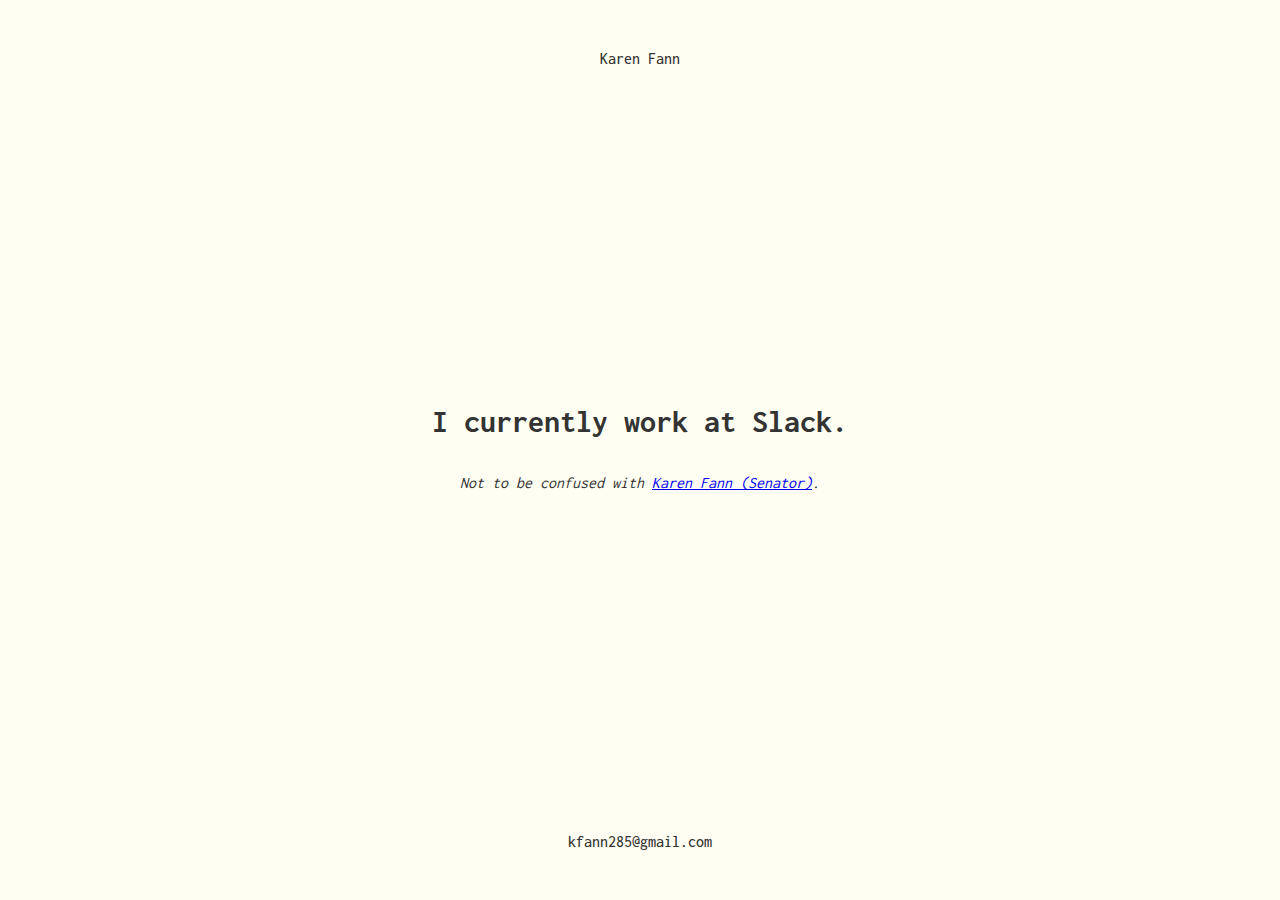
<file: index.html>
<!DOCTYPE html>
<html lang="en">
<head>
    <meta charset="UTF-8">
    <meta name="viewport" content="width=device-width, initial-scale=1.0">
    <meta http-equiv="X-UA-Compatible" content="ie=edge">
    <title>Karen Fann</title>
    <link href="https://fonts.googleapis.com/css?family=Inconsolata:wght@400;500;600;700&display=swap" rel="stylesheet"/>
    <style>
        body {
            margin: 0;
            background-color: #fffef2;
            font-family: 'Inconsolata', monospace;
            color: #333;
        }

	a {
		text-decoration: underline;
	}

        .info {
            display: table;
            position: relative;
            height: 100vh;
            margin: 0 auto;
            max-width: 700px;
            padding: 0;
        }

        .nav {
            display: block;
            position: absolute;
            text-align: center;
            width: 100%;
            z-index: 2;
            margin: 50px 0;
            font-weight: 500;
        }

        header {
            top: 0;
        }

        .content {
            display: table-cell;
            vertical-align: middle;
            text-align: center;
            margin: 0;
            line-height: 40px;
        }

        ::selection {
            color: peru;
        }

        footer {
            bottom: 0;
        }
    </style>
</head>
<body>
    <section class="info">
        <header class="nav">Karen Fann</header>
        <footer class="nav">kfann285@gmail.com</footer>
        <div class="content">
		<h1>I currently work  at Slack.</h1>
            	<p><em>Not to be confused with <a href="https://www.electkarenfann.com/">Karen Fann (Senator)</a>.</em></p>
        </div>
    </section>
</body>
</html>
</file>
